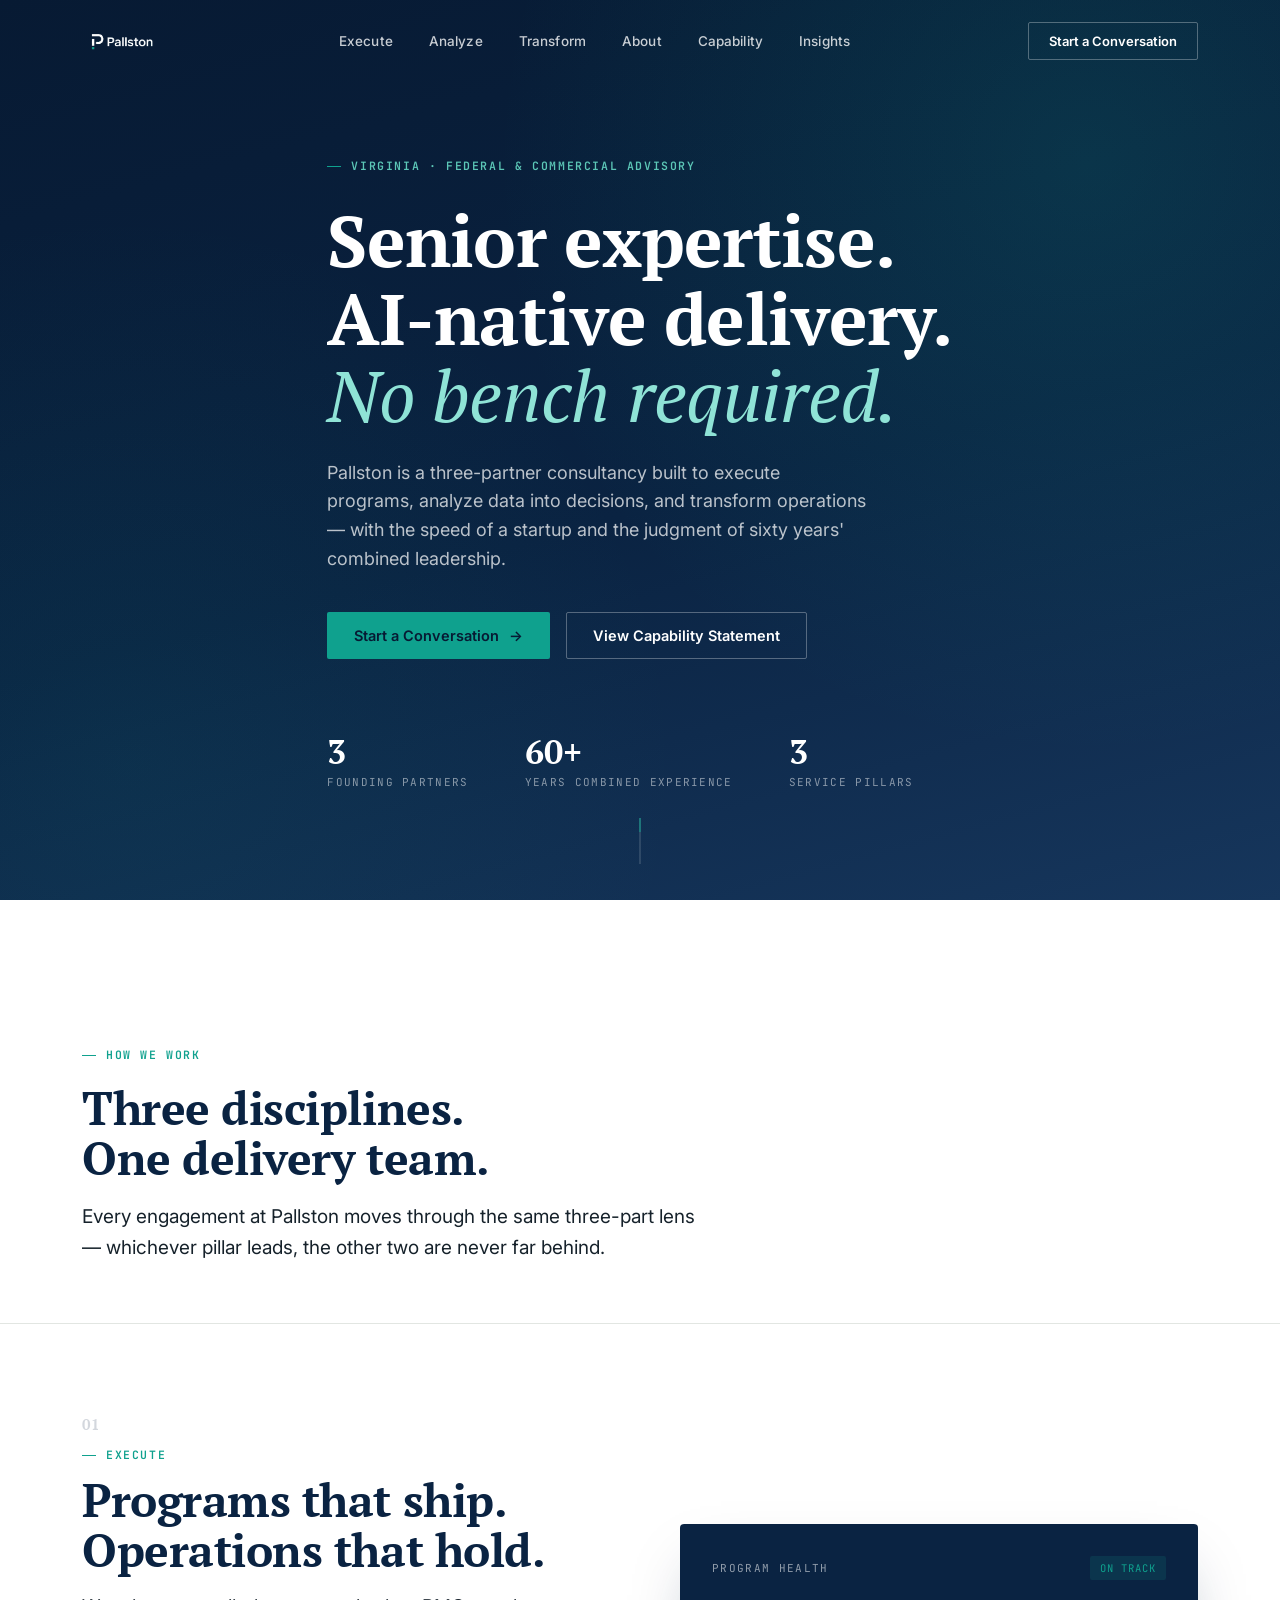
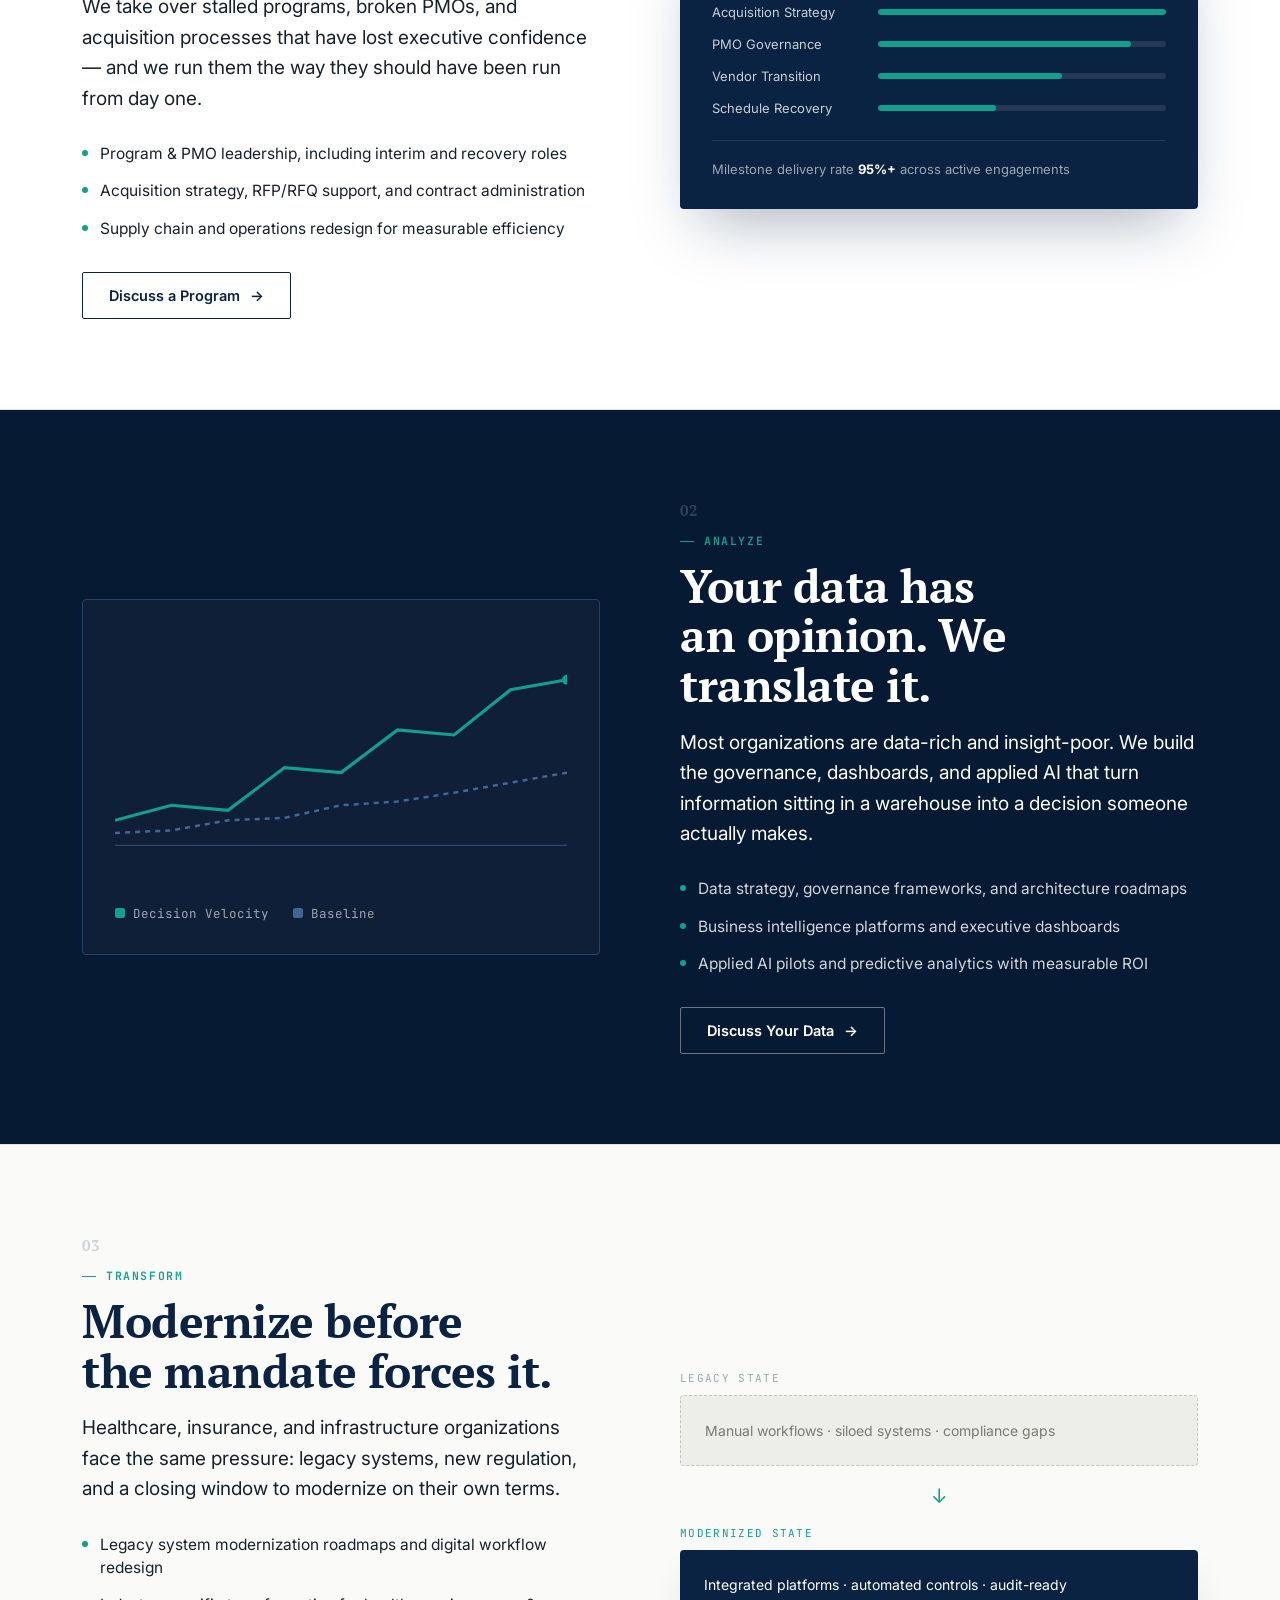
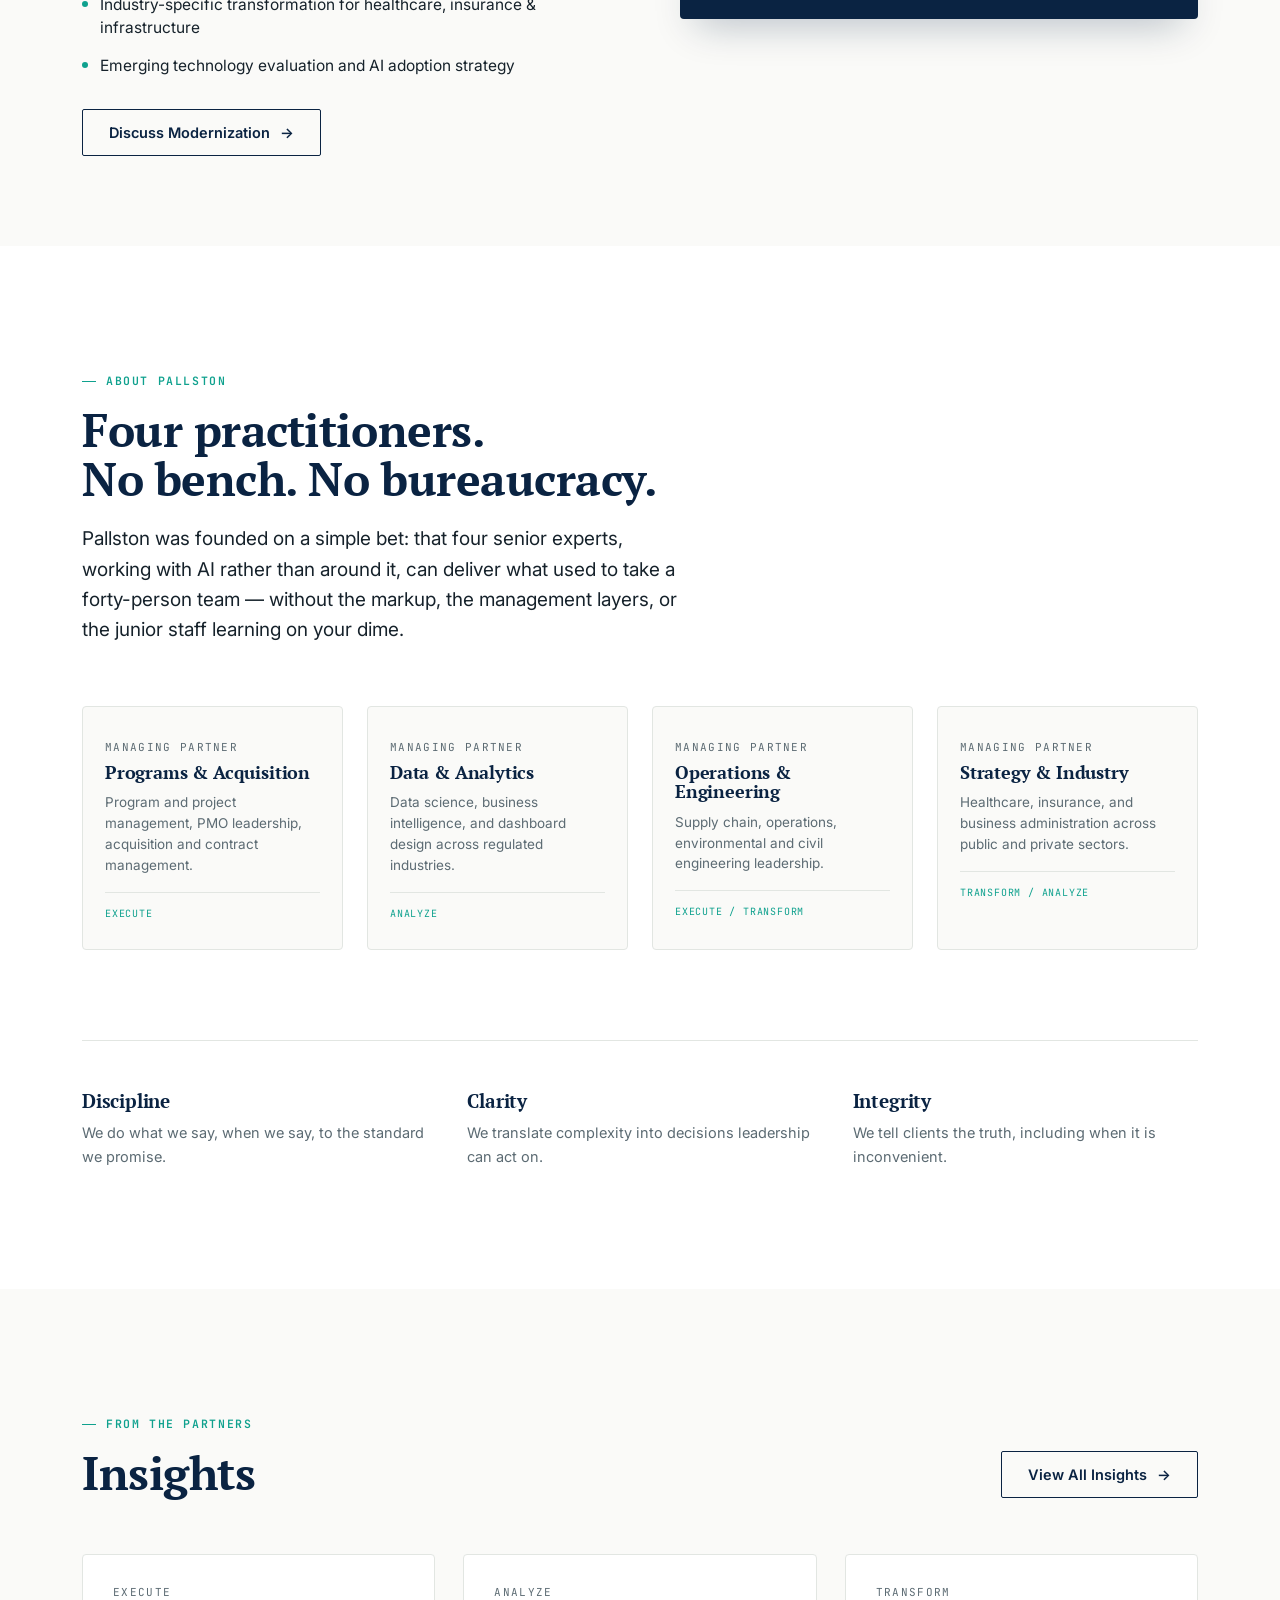
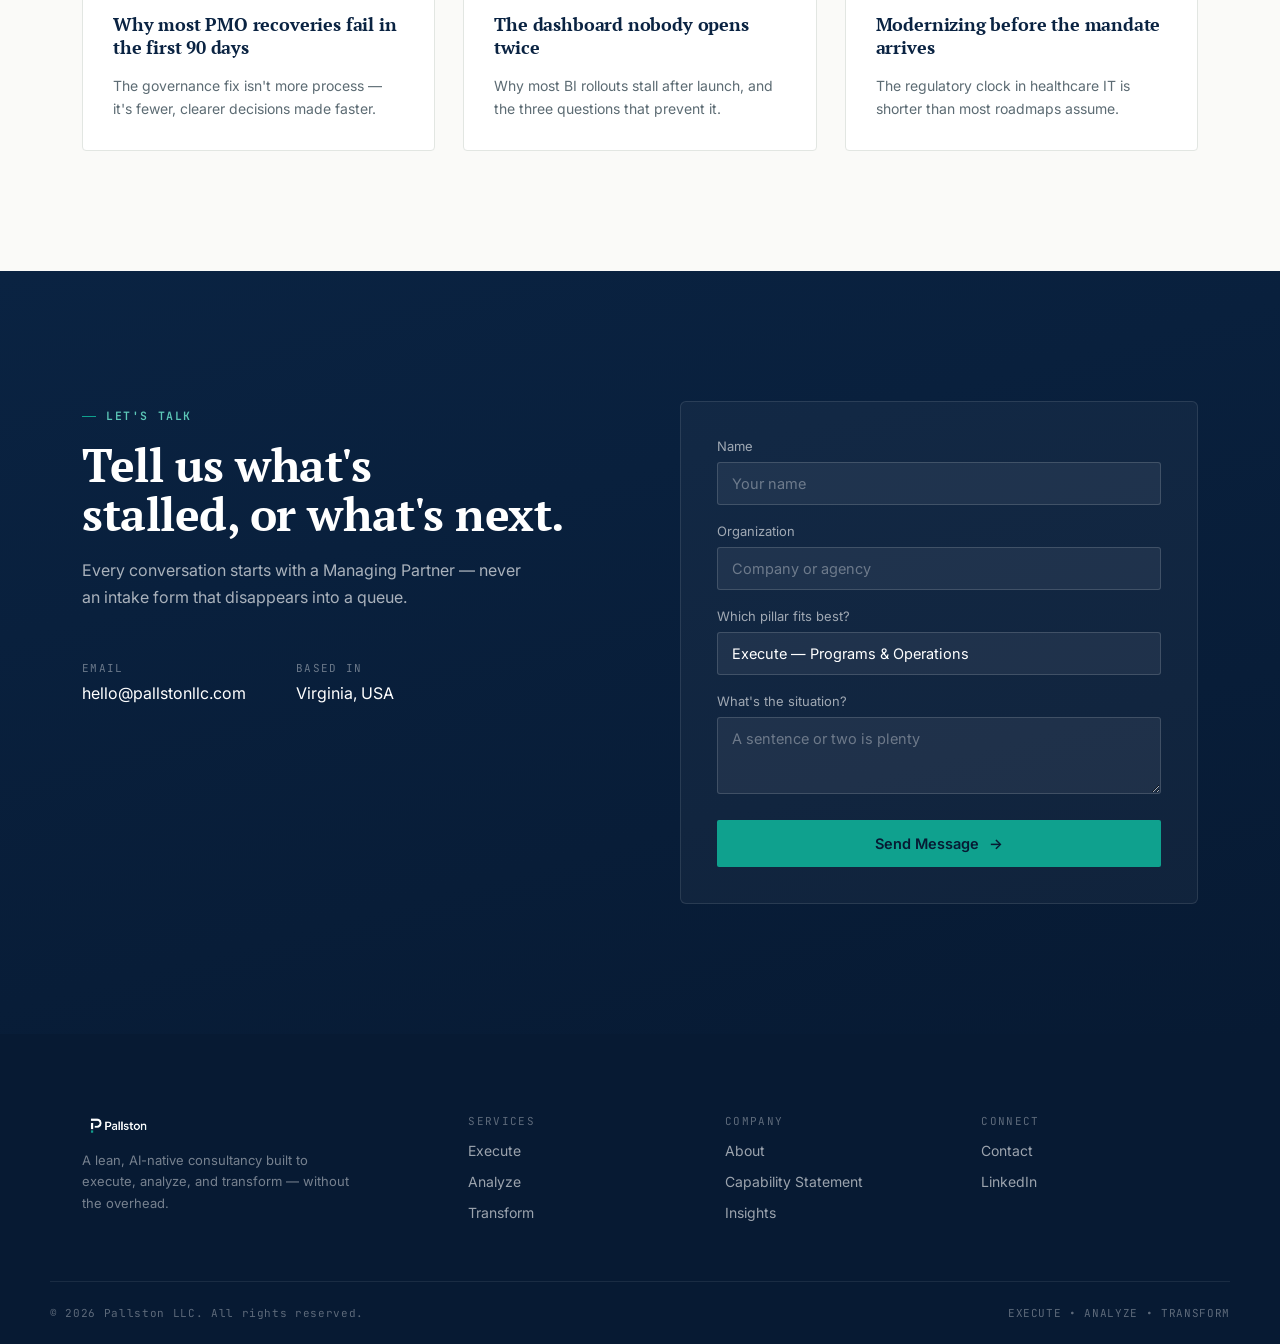
<file: index.html>
<!DOCTYPE html>
<html lang="en">
<head>
<meta charset="UTF-8">
<meta name="viewport" content="width=device-width, initial-scale=1.0">
<title>Pallston LLC — Execute. Analyze. Transform.</title>
<link rel="preconnect" href="https://fonts.googleapis.com">
<link rel="preconnect" href="https://fonts.gstatic.com" crossorigin>
<link href="https://fonts.googleapis.com/css2?family=PT+Serif:ital,wght@0,400;0,600;0,700;1,400&family=Inter:wght@400;500;600;700&family=JetBrains+Mono:wght@400;500;600&display=swap" rel="stylesheet">
<link rel="stylesheet" href="styles.css">
</head>
<body>
<!-- ============ NAV ============ -->
<header class="site-nav" id="siteNav">
  <div class="wrap nav-inner">
    <a href="#home" class="nav-logo"><img id="navLogo" src="assets/pallston-logo-white.png" alt="Pallston LLC"></a>
    <nav class="nav-links" id="navLinks">
      <a href="#pillars">Execute</a>
      <a href="#analyze">Analyze</a>
      <a href="#transform">Transform</a>
      <a href="#about">About</a>
      <a href="#capability">Capability</a>
      <a href="#insights">Insights</a>
      <div class="nav-cta mobile-cta">
        <a href="#contact" class="btn btn-primary" style="padding:12px 20px; font-size:14px;">Start a Conversation</a>
      </div>
    </nav>
    <div class="nav-cta">
      <a href="#contact" class="btn btn-ghost" style="padding:10px 20px; font-size:13px;">Start a Conversation</a>
    </div>
    <button class="nav-toggle" id="navToggle" aria-label="Open menu" aria-expanded="false">
      <span></span><span></span><span></span>
    </button>
  </div>
</header>
<div class="nav-scrim" id="navScrim"></div>

<!-- ============ PROGRESS RAIL (signature element) ============ -->
<div class="rail" id="rail">
  <div class="rail-track"></div>
  <div class="rail-item" data-target="pillars"><span class="rail-label">Execute</span><span class="rail-dot"></span></div>
  <div class="rail-item" data-target="analyze"><span class="rail-label">Analyze</span><span class="rail-dot"></span></div>
  <div class="rail-item" data-target="transform"><span class="rail-label">Transform</span><span class="rail-dot"></span></div>
</div>

<!-- ============ HERO ============ -->
<section id="home" class="hero">
  <div class="hero-bg"></div>
  <div class="wrap hero-inner">
    <div class="hero-mark" id="heroMark" aria-hidden="true">
      <svg viewBox="0 0 300 300" id="convergeSvg">
        <g id="shardE" class="shard">
          <rect x="0" y="0" width="86" height="86" rx="2" fill="none" stroke="#0FA18E" stroke-width="2"/>
        </g>
        <g id="shardA" class="shard">
          <circle cx="43" cy="43" r="43" fill="none" stroke="#0FA18E" stroke-width="2"/>
        </g>
        <g id="shardT" class="shard">
          <polygon points="43,0 86,86 0,86" fill="none" stroke="#0FA18E" stroke-width="2"/>
        </g>
        <g id="pmark" class="pmark">
          <rect x="118" y="60" width="14" height="120" fill="#0A2342"/>
          <path d="M118 60 H168 A40 40 0 0 1 168 140 H132" fill="none" stroke="#0A2342" stroke-width="14"/>
          <rect x="118" y="192" width="14" height="14" fill="#0FA18E"/>
        </g>
      </svg>
    </div>

    <p class="eyebrow" style="color:#5CC7B7;">Virginia · Federal &amp; Commercial Advisory</p>
    <h1 class="hero-h1">Senior expertise.<br>AI-native delivery.<br><em>No bench required.</em></h1>
    <p class="hero-sub">Pallston is a three-partner consultancy built to execute programs, analyze data into decisions, and transform operations &mdash; with the speed of a startup and the judgment of sixty years' combined leadership.</p>
    <div class="hero-cta-row">
      <a href="#contact" class="btn btn-primary">Start a Conversation <span class="btn-arrow">&rarr;</span></a>
      <a href="#capability" class="btn btn-ghost">View Capability Statement</a>
    </div>

    <div class="hero-stats">
      <div class="hero-stat"><span class="stat-num">3</span><span class="label">Founding Partners</span></div>
      <div class="hero-stat"><span class="stat-num">60+</span><span class="label">Years Combined Experience</span></div>
      <div class="hero-stat"><span class="stat-num">3</span><span class="label">Service Pillars</span></div>
    </div>
  </div>
  <div class="hero-scroll-cue"><span></span></div>
</section>

<!-- ============ PILLARS INTRO ============ -->
<section id="pillars-intro" class="pillars-intro">
  <div class="wrap">
    <p class="eyebrow">How We Work</p>
    <h2>Three disciplines.<br>One delivery team.</h2>
    <p class="lede" style="max-width:620px; margin-top:20px;">Every engagement at Pallston moves through the same three-part lens &mdash; whichever pillar leads, the other two are never far behind.</p>
  </div>
</section>

<!-- ============ PILLAR 01 — EXECUTE ============ -->
<section id="pillars" class="pillar pillar-execute">
  <div class="wrap pillar-grid">
    <div class="pillar-copy">
      <span class="pillar-index">01</span>
      <p class="eyebrow">Execute</p>
      <h2>Programs that ship.<br>Operations that hold.</h2>
      <p class="lede" style="margin-top:18px;">We take over stalled programs, broken PMOs, and acquisition processes that have lost executive confidence &mdash; and we run them the way they should have been run from day one.</p>
      <ul class="pillar-list">
        <li><span class="li-mark"></span>Program &amp; PMO leadership, including interim and recovery roles</li>
        <li><span class="li-mark"></span>Acquisition strategy, RFP/RFQ support, and contract administration</li>
        <li><span class="li-mark"></span>Supply chain and operations redesign for measurable efficiency</li>
      </ul>
      <a href="#contact" class="btn btn-outline" style="margin-top:32px;">Discuss a Program <span class="btn-arrow">&rarr;</span></a>
    </div>
    <div class="pillar-visual">
      <div class="exec-board">
        <div class="exec-board-head">
          <span class="label" style="color:rgba(255,255,255,0.55);">PROGRAM HEALTH</span>
          <span class="exec-status">ON TRACK</span>
        </div>
        <div class="exec-row"><span>Acquisition Strategy</span><div class="exec-bar"><i style="width:100%"></i></div></div>
        <div class="exec-row"><span>PMO Governance</span><div class="exec-bar"><i style="width:88%"></i></div></div>
        <div class="exec-row"><span>Vendor Transition</span><div class="exec-bar"><i style="width:64%"></i></div></div>
        <div class="exec-row"><span>Schedule Recovery</span><div class="exec-bar"><i style="width:41%"></i></div></div>
        <div class="exec-foot">Milestone delivery rate <strong>95%+</strong> across active engagements</div>
      </div>
    </div>
  </div>
</section>

<!-- ============ PILLAR 02 — ANALYZE ============ -->
<section id="analyze" class="pillar pillar-analyze">
  <div class="wrap pillar-grid pillar-grid-rev">
    <div class="pillar-visual">
      <div class="data-board">
        <svg viewBox="0 0 360 200" class="data-chart">
          <line x1="0" y1="170" x2="360" y2="170" stroke="#2A4A6E" stroke-width="1"/>
          <polyline points="0,150 45,138 90,142 135,108 180,112 225,78 270,82 315,46 360,38" fill="none" stroke="#0FA18E" stroke-width="2.5"/>
          <circle cx="360" cy="38" r="4" fill="#0FA18E"/>
          <polyline points="0,160 45,158 90,150 135,148 180,138 225,135 270,128 315,120 360,112" fill="none" stroke="#3F6694" stroke-width="2" stroke-dasharray="4 4"/>
        </svg>
        <div class="data-legend">
          <span><i style="background:#0FA18E"></i>Decision Velocity</span>
          <span><i style="background:#3F6694"></i>Baseline</span>
        </div>
      </div>
    </div>
    <div class="pillar-copy">
      <span class="pillar-index">02</span>
      <p class="eyebrow">Analyze</p>
      <h2>Your data has<br>an opinion. We<br>translate it.</h2>
      <p class="lede" style="margin-top:18px;">Most organizations are data-rich and insight-poor. We build the governance, dashboards, and applied AI that turn information sitting in a warehouse into a decision someone actually makes.</p>
      <ul class="pillar-list">
        <li><span class="li-mark"></span>Data strategy, governance frameworks, and architecture roadmaps</li>
        <li><span class="li-mark"></span>Business intelligence platforms and executive dashboards</li>
        <li><span class="li-mark"></span>Applied AI pilots and predictive analytics with measurable ROI</li>
      </ul>
      <a href="#contact" class="btn btn-outline" style="margin-top:32px;">Discuss Your Data <span class="btn-arrow">&rarr;</span></a>
    </div>
  </div>
</section>

<!-- ============ PILLAR 03 — TRANSFORM ============ -->
<section id="transform" class="pillar pillar-transform">
  <div class="wrap pillar-grid">
    <div class="pillar-copy">
      <span class="pillar-index">03</span>
      <p class="eyebrow">Transform</p>
      <h2>Modernize before<br>the mandate forces it.</h2>
      <p class="lede" style="margin-top:18px;">Healthcare, insurance, and infrastructure organizations face the same pressure: legacy systems, new regulation, and a closing window to modernize on their own terms.</p>
      <ul class="pillar-list">
        <li><span class="li-mark"></span>Legacy system modernization roadmaps and digital workflow redesign</li>
        <li><span class="li-mark"></span>Industry-specific transformation for healthcare, insurance &amp; infrastructure</li>
        <li><span class="li-mark"></span>Emerging technology evaluation and AI adoption strategy</li>
      </ul>
      <a href="#contact" class="btn btn-outline" style="margin-top:32px;">Discuss Modernization <span class="btn-arrow">&rarr;</span></a>
    </div>
    <div class="pillar-visual">
      <div class="transform-board">
        <div class="tx-row tx-old">
          <span class="label" style="color:#9AA8B0;">LEGACY STATE</span>
          <div class="tx-block tx-block-old">Manual workflows &middot; siloed systems &middot; compliance gaps</div>
        </div>
        <div class="tx-arrow">&darr;</div>
        <div class="tx-row tx-new">
          <span class="label" style="color:#0FA18E;">MODERNIZED STATE</span>
          <div class="tx-block tx-block-new">Integrated platforms &middot; automated controls &middot; audit-ready</div>
        </div>
      </div>
    </div>
  </div>
</section>

<!-- ============ ABOUT ============ -->
<section id="about" class="about">
  <div class="wrap">
    <p class="eyebrow">About Pallston</p>
    <h2 style="margin-top:14px; max-width:680px;">Four practitioners.<br>No bench. No bureaucracy.</h2>
    <p class="lede" style="max-width:600px; margin-top:20px;">Pallston was founded on a simple bet: that four senior experts, working with AI rather than around it, can deliver what used to take a forty-person team &mdash; without the markup, the management layers, or the junior staff learning on your dime.</p>

    <div class="founder-grid">
      <div class="founder-card">
        <span class="label">Managing Partner</span>
        <h3>Programs &amp; Acquisition</h3>
        <p>Program and project management, PMO leadership, acquisition and contract management.</p>
        <span class="founder-pillar">EXECUTE</span>
      </div>
      <div class="founder-card">
        <span class="label">Managing Partner</span>
        <h3>Data &amp; Analytics</h3>
        <p>Data science, business intelligence, and dashboard design across regulated industries.</p>
        <span class="founder-pillar">ANALYZE</span>
      </div>
      <div class="founder-card">
        <span class="label">Managing Partner</span>
        <h3>Operations &amp; Engineering</h3>
        <p>Supply chain, operations, environmental and civil engineering leadership.</p>
        <span class="founder-pillar">EXECUTE / TRANSFORM</span>
      </div>
      <div class="founder-card">
        <span class="label">Managing Partner</span>
        <h3>Strategy &amp; Industry</h3>
        <p>Healthcare, insurance, and business administration across public and private sectors.</p>
        <span class="founder-pillar">TRANSFORM / ANALYZE</span>
      </div>
    </div>

    <div class="values-row">
      <div class="value-item"><h3>Discipline</h3><p>We do what we say, when we say, to the standard we promise.</p></div>
      <div class="value-item"><h3>Clarity</h3><p>We translate complexity into decisions leadership can act on.</p></div>
      <div class="value-item"><h3>Integrity</h3><p>We tell clients the truth, including when it is inconvenient.</p></div>
    </div>
  </div>
</section>

<!-- ============ CAPABILITY STATEMENT ============ -->
<section id="capability" class="capability" style="display:none;">
  <div class="wrap cap-grid">
    <div class="cap-copy">
      <p class="eyebrow" style="color:#5CC7B7;">For Contracting Officers &amp; Procurement</p>
      <h2 style="color:var(--white); margin-top:14px;">One page.<br>Everything you need to qualify us.</h2>
      <p style="color:rgba(255,255,255,0.68); margin-top:18px; max-width:480px;">NAICS codes, certifications, core competencies, and differentiators &mdash; formatted the way a procurement packet expects it, not the way a brochure wants to look.</p>
      <a href="#" class="btn btn-primary" style="margin-top:30px;">Download Capability Statement (PDF) <span class="btn-arrow">&darr;</span></a>
    </div>
    <div class="cap-preview">
      <div class="cap-doc">
        <div class="cap-doc-head">
          <span class="cap-doc-tag">PALLSTON LLC</span>
          <span class="cap-doc-tag-sub">EXECUTE &bull; ANALYZE &bull; TRANSFORM</span>
        </div>
        <div class="cap-doc-line cap-doc-line-lg"></div>
        <div class="cap-doc-line" style="width:70%"></div>
        <div class="cap-doc-cols">
          <div><span class="cap-doc-h">CORE COMPETENCIES</span><div class="cap-doc-line"></div><div class="cap-doc-line" style="width:80%"></div><div class="cap-doc-line" style="width:60%"></div></div>
          <div><span class="cap-doc-h">DIFFERENTIATORS</span><div class="cap-doc-line"></div><div class="cap-doc-line" style="width:75%"></div><div class="cap-doc-line" style="width:55%"></div></div>
        </div>
        <div class="cap-doc-foot">UEI &middot; CAGE &middot; NAICS 541611, 541512, 541330</div>
      </div>
    </div>
  </div>
</section>

<!-- ============ INSIGHTS ============ -->
<section id="insights" class="insights">
  <div class="wrap">
    <div class="insights-head">
      <div>
        <p class="eyebrow">From the Partners</p>
        <h2 style="margin-top:14px;">Insights</h2>
      </div>
      <a href="#" class="btn btn-outline">View All Insights <span class="btn-arrow">&rarr;</span></a>
    </div>
    <div class="insight-grid">
      <a href="#" class="insight-card">
        <span class="label">Execute</span>
        <h3>Why most PMO recoveries fail in the first 90 days</h3>
        <p>The governance fix isn't more process &mdash; it's fewer, clearer decisions made faster.</p>
      </a>
      <a href="#" class="insight-card">
        <span class="label">Analyze</span>
        <h3>The dashboard nobody opens twice</h3>
        <p>Why most BI rollouts stall after launch, and the three questions that prevent it.</p>
      </a>
      <a href="#" class="insight-card">
        <span class="label">Transform</span>
        <h3>Modernizing before the mandate arrives</h3>
        <p>The regulatory clock in healthcare IT is shorter than most roadmaps assume.</p>
      </a>
    </div>
  </div>
</section>

<!-- ============ CONTACT ============ -->
<section id="contact" class="contact">
  <div class="wrap contact-grid">
    <div>
      <p class="eyebrow" style="color:#5CC7B7;">Let's Talk</p>
      <h2 style="color:var(--white); margin-top:14px;">Tell us what's<br>stalled, or what's next.</h2>
      <p style="color:rgba(255,255,255,0.65); margin-top:18px; max-width:440px;">Every conversation starts with a Managing Partner &mdash; never an intake form that disappears into a queue.</p>
      <div class="contact-direct">
        <div><span class="label" style="color:rgba(255,255,255,0.4);">Email</span><p style="color:var(--white); margin-top:4px;">hello@pallstonllc.com</p></div>
        <div><span class="label" style="color:rgba(255,255,255,0.4);">Based In</span><p style="color:var(--white); margin-top:4px;">Virginia, USA</p></div>
      </div>
    </div>
    <form class="contact-form" onsubmit="return false;">
      <label>Name<input type="text" placeholder="Your name"></label>
      <label>Organization<input type="text" placeholder="Company or agency"></label>
      <label>Which pillar fits best?
        <select>
          <option>Execute &mdash; Programs &amp; Operations</option>
          <option>Analyze &mdash; Data &amp; AI</option>
          <option>Transform &mdash; Modernization</option>
          <option>Not sure yet</option>
        </select>
      </label>
      <label>What's the situation?<textarea rows="3" placeholder="A sentence or two is plenty"></textarea></label>
      <button type="submit" class="btn btn-primary" style="width:100%; justify-content:center; margin-top:8px;">Send Message <span class="btn-arrow">&rarr;</span></button>
    </form>
  </div>
</section>

<!-- ============ FOOTER ============ -->
<footer class="site-footer">
  <div class="wrap footer-inner">
    <div class="footer-brand">
      <img id="footerLogo" src="assets/pallston-logo-white.png" alt="Pallston LLC" style="height:22px;">
      <p style="margin-top:14px; color:rgba(255,255,255,0.45); font-size:13px; max-width:280px;">A lean, AI-native consultancy built to execute, analyze, and transform &mdash; without the overhead.</p>
    </div>
    <div class="footer-col">
      <span class="label" style="color:rgba(255,255,255,0.35);">Services</span>
      <a href="#pillars">Execute</a><a href="#analyze">Analyze</a><a href="#transform">Transform</a>
    </div>
    <div class="footer-col">
      <span class="label" style="color:rgba(255,255,255,0.35);">Company</span>
      <a href="#about">About</a><a href="#capability">Capability Statement</a><a href="#insights">Insights</a>
    </div>
    <div class="footer-col">
      <span class="label" style="color:rgba(255,255,255,0.35);">Connect</span>
      <a href="#contact">Contact</a><a href="https://www.linkedin.com/company/pallstonllc" target="_blank" rel="noopener noreferrer">LinkedIn</a>
    </div>
  </div>
  <div class="wrap footer-bottom">
    <span>&copy; 2026 Pallston LLC. All rights reserved.</span>
    <span>EXECUTE &bull; ANALYZE &bull; TRANSFORM</span>
  </div>
</footer>

<script src="script.js"></script>
</body>
</html>
</file>
<file: styles.css>
/* ============================================================
   PALLSTON LLC — DESIGN TOKENS
   Color: Ink Navy #0A2342 (anchor), Signal Teal #0FA18E (accent, used sparingly),
          Paper #FAFAF8 (section breaks), White #FFFFFF, Ink Body #16222B,
          Hairline #E2E6E2, Navy-80 #16365C (gradient depth)
   Type: "Source Serif 4"-style display serif (headlines, editorial weight),
         Inter-style grotesk (body/UI), JetBrains-style mono (labels, stats, data)
   Signature: the three-pillar convergence mark in the hero; a literal three-segment
              progress rail down the page that mirrors the Execute/Analyze/Transform
              philosophy as a navigation device, not decoration.
   ============================================================ */
:root{
  --navy:#0A2342;
  --navy-80:#16365C;
  --navy-deep:#071A33;
  --teal:#0FA18E;
  --teal-soft:#E6F5F2;
  --paper:#FAFAF8;
  --white:#FFFFFF;
  --ink:#16222B;
  --ink-soft:#5C6B73;
  --hairline:#E2E6E2;
  --hairline-dark:#27406A;

  --display: "PT Serif", Georgia, "Times New Roman", serif;
  --body: "Inter", -apple-system, "Segoe UI", Helvetica, Arial, sans-serif;
  --mono: "JetBrains Mono", "SF Mono", "Courier New", monospace;

  --maxw: 1180px;
  --gutter: 32px;
}

*{box-sizing:border-box; margin:0; padding:0;}
html{scroll-behavior:smooth;}
body{
  font-family:var(--body);
  color:var(--ink);
  background:var(--white);
  -webkit-font-smoothing:antialiased;
  overflow-x:hidden;
}
img{max-width:100%; display:block;}
a{color:inherit; text-decoration:none;}
.wrap{max-width:var(--maxw); margin:0 auto; padding:0 var(--gutter);}
section{position:relative;}

::selection{background:var(--teal); color:var(--white);}

@media (prefers-reduced-motion: reduce){
  *{animation-duration:0.01ms !important; animation-iteration-count:1 !important; transition-duration:0.01ms !important; scroll-behavior:auto !important;}
}

/* ---------- Type scale ---------- */
.eyebrow{
  font-family:var(--mono);
  font-size:11.5px;
  letter-spacing:0.14em;
  text-transform:uppercase;
  color:var(--teal);
  font-weight:600;
  display:inline-flex;
  align-items:center;
  gap:10px;
}
.eyebrow::before{
  content:"";
  width:14px; height:1px;
  background:var(--teal);
  display:inline-block;
}
h1,h2,h3{
  font-family:var(--display);
  font-weight:600;
  color:var(--navy);
  line-height:1.08;
  letter-spacing:-0.01em;
}
h1{font-size:clamp(40px,5.6vw,76px); font-weight:600;}
h2{font-size:clamp(30px,3.6vw,46px);}
h3{font-size:clamp(20px,2vw,24px);}
p{line-height:1.65; color:var(--ink-soft); font-size:16px;}
.lede{font-size:19px; color:var(--ink); line-height:1.6;}
.stat-num{font-family:var(--display); font-weight:600; color:var(--navy); line-height:1;}
.label{font-family:var(--mono); font-size:11px; letter-spacing:0.12em; text-transform:uppercase; color:var(--ink-soft);}

/* ---------- Buttons ---------- */
.btn{
  display:inline-flex; align-items:center; gap:10px;
  font-family:var(--body); font-weight:600; font-size:14.5px;
  padding:14px 26px;
  border-radius:2px;
  cursor:pointer;
  transition:all .25s ease;
  border:1px solid transparent;
  white-space:nowrap;
}
.btn-primary{background:var(--teal); color:var(--navy-deep);}
.btn-primary:hover{background:#0c8a79; transform:translateY(-1px);}
.btn-ghost{border-color:rgba(255,255,255,0.3); color:var(--white);}
.btn-ghost:hover{border-color:var(--white); background:rgba(255,255,255,0.06);}
.btn-outline{border-color:var(--navy); color:var(--navy);}
.btn-outline:hover{background:var(--navy); color:var(--white);}
.btn-arrow{transition:transform .25s ease;}
.btn:hover .btn-arrow{transform:translateX(3px);}

/* ---------- Nav ---------- */
header.site-nav{
  position:fixed; top:0; left:0; right:0; z-index:100;
  background:rgba(10,35,66,0.0);
  backdrop-filter:blur(0px);
  transition:all .35s ease;
  padding:22px 0;
}
header.site-nav.scrolled{
  background:rgba(10,35,66,0.92);
  backdrop-filter:blur(10px);
  padding:14px 0;
  box-shadow:0 1px 0 rgba(255,255,255,0.06);
}
.nav-inner{display:flex; align-items:center; justify-content:space-between;}
.nav-logo{display:flex; align-items:center; gap:10px; height:26px;}
.nav-logo img{height:24px; width:auto;}
.nav-links{display:flex; align-items:center; gap:36px;}
.nav-links a{
  font-size:13.5px; font-weight:500; color:rgba(255,255,255,0.78);
  letter-spacing:0.01em;
  position:relative;
  padding:6px 0;
  transition:color .2s ease;
}
.nav-links a:hover{color:var(--white);}
.nav-links a::after{
  content:""; position:absolute; bottom:0; left:0; right:0; height:1px;
  background:var(--teal); transform:scaleX(0); transition:transform .25s ease;
}
.nav-links a:hover::after{transform:scaleX(1);}
.nav-cta{display:flex; align-items:center; gap:18px;}
.nav-cta.mobile-cta{display:none;}
.nav-mono{font-family:var(--mono); font-size:11px; color:rgba(255,255,255,0.45); letter-spacing:0.08em;}
.nav-toggle{display:none; flex-direction:column; gap:5px; background:none; border:none; cursor:pointer; padding:8px; z-index:101;}
.nav-toggle span{display:block; width:22px; height:1.5px; background:var(--white);}

@media (max-width:900px){
  .nav-links{
    position:fixed; top:0; right:0; height:100vh; width:78%; max-width:320px;
    background:var(--navy-deep); flex-direction:column; align-items:flex-start;
    justify-content:flex-start; gap:0; padding:100px 32px 40px;
    transform:translateX(100%); transition:transform .35s ease; z-index:99;
  }
  .nav-links.open{transform:translateX(0);}
  .nav-links a{width:100%; padding:16px 0; border-bottom:1px solid rgba(255,255,255,0.08); font-size:16px;}
  .nav-cta{display:none;}
  .nav-cta.mobile-cta{display:flex; margin-top:24px; width:100%;}
  .nav-cta.mobile-cta a{width:100%; justify-content:center;}
  .nav-toggle{display:flex;}
  .nav-scrim{
    position:fixed; inset:0; background:rgba(7,26,51,0.6); z-index:98;
    opacity:0; pointer-events:none; transition:opacity .3s ease;
  }
  .nav-scrim.open{opacity:1; pointer-events:auto;}
}

/* ---------- Progress rail (signature element) ---------- */
.rail{
  position:fixed; right:28px; top:50%; transform:translateY(-50%);
  z-index:90; display:flex; flex-direction:column; gap:26px;
  opacity:0; transition:opacity .4s ease;
}
.rail.visible{opacity:1;}
.rail-item{display:flex; align-items:center; gap:10px; cursor:pointer; justify-content:flex-end;}
.rail-dot{width:8px; height:8px; border-radius:50%; border:1.5px solid rgba(10,35,66,0.25); background:transparent; transition:all .3s ease;}
.rail-item.active .rail-dot{background:var(--teal); border-color:var(--teal); transform:scale(1.3);}
.rail-label{
  font-family:var(--mono); font-size:10px; letter-spacing:0.1em; text-transform:uppercase;
  color:var(--ink-soft); opacity:0; transform:translateX(6px);
  transition:all .25s ease; white-space:nowrap;
}
.rail-item.active .rail-label, .rail-item:hover .rail-label{opacity:1; transform:translateX(0); color:var(--navy);}
.rail-track{
  position:absolute; left:3px; top:8px; bottom:8px; width:1px;
  background:rgba(10,35,66,0.12); z-index:-1;
}
@media (max-width:900px){.rail{display:none;}}

/* ---------- Hero ---------- */
.hero{
  min-height:100vh;
  display:flex; align-items:center;
  position:relative;
  background:linear-gradient(165deg, var(--navy-deep) 0%, var(--navy) 55%, var(--navy-80) 100%);
  overflow:hidden;
  padding-top:120px; padding-bottom:80px;
}
.hero-bg{
  position:absolute; inset:0;
  background-image:
    radial-gradient(circle at 85% 18%, rgba(15,161,142,0.16), transparent 45%),
    radial-gradient(circle at 10% 85%, rgba(15,161,142,0.08), transparent 40%);
  pointer-events:none;
}
.hero-inner{position:relative; z-index:2;}
.hero-mark{
  position:absolute;
  top:9%;
  right:4%;
  width:120px; height:120px;
  opacity:0.85;
  z-index:1;
}
.hero-mark svg{width:100%; height:100%;}
.shard{transition:transform 1.4s cubic-bezier(.16,1,.3,1), opacity 1.4s ease;}
#shardE{transform:translate(-160px,-120px) rotate(-25deg); opacity:0;}
#shardA{transform:translate(180px,-90px) rotate(20deg); opacity:0;}
#shardT{transform:translate(20px,190px) rotate(35deg); opacity:0;}
.hero-mark.converged #shardE{transform:translate(118px,60px) rotate(0deg); opacity:0;}
.hero-mark.converged #shardA{transform:translate(118px,60px) rotate(0deg); opacity:0;}
.hero-mark.converged #shardT{transform:translate(118px,60px) rotate(0deg); opacity:0;}
.pmark{opacity:0; transform:scale(0.92); transform-origin:160px 130px; transition:opacity 1s ease 1.1s, transform 1s cubic-bezier(.16,1,.3,1) 1.1s;}
.hero-mark.converged .pmark{opacity:1; transform:scale(1);}

.hero-h1{color:var(--white); max-width:660px; margin-top:26px; position:relative; z-index:3;}
.hero-h1 em{font-style:italic; color:#8FE3D6; font-weight:400;}
.hero-sub{color:rgba(255,255,255,0.72); font-size:18px; max-width:540px; margin-top:24px; line-height:1.6;}
.hero-cta-row{display:flex; gap:16px; margin-top:38px; flex-wrap:wrap;}
.hero-stats{display:flex; gap:56px; margin-top:76px; flex-wrap:wrap;}
.hero-stat{display:flex; flex-direction:column; gap:6px;}
.hero-stat .stat-num{font-size:34px; color:var(--white);}
.hero-stat .label{color:rgba(255,255,255,0.5);}

.hero-scroll-cue{
  position:absolute; bottom:36px; left:50%; transform:translateX(-50%);
  width:1px; height:46px; background:rgba(255,255,255,0.25); z-index:2;
}
.hero-scroll-cue span{
  display:block; width:1px; height:14px; background:var(--teal);
  animation:scrollcue 1.8s ease-in-out infinite;
}
@keyframes scrollcue{0%{transform:translateY(0); opacity:1;} 100%{transform:translateY(46px); opacity:0;}}

@media (max-width:760px){
  .hero-mark{display:none;}
  .hero-stats{gap:36px;}
}

/* ---------- Pillars Intro ---------- */
.pillars-intro{padding:140px 0 60px; background:var(--white);}
.pillars-intro h2{margin-top:18px;}

/* ---------- Pillar sections ---------- */
.pillar{padding:90px 0; border-top:1px solid var(--hairline);}
.pillar-execute{background:var(--white);}
.pillar-analyze{background:var(--navy-deep);}
.pillar-analyze .pillar-copy h2, .pillar-analyze .pillar-copy p.lede{color:var(--white);}
.pillar-analyze .pillar-copy .lede{color:rgba(255,255,255,0.7);}
.pillar-analyze .pillar-index{color:rgba(255,255,255,0.18);}
.pillar-analyze .pillar-list li{color:rgba(255,255,255,0.82);}
.pillar-analyze .btn-outline{border-color:rgba(255,255,255,0.4); color:var(--white);}
.pillar-analyze .btn-outline:hover{background:var(--white); color:var(--navy);}
.pillar-transform{background:var(--paper);}

.pillar-grid{display:grid; grid-template-columns:1fr 1fr; gap:80px; align-items:center;}
.pillar-grid-rev .pillar-copy{order:2;}
.pillar-grid-rev .pillar-visual{order:1;}
@media (max-width:900px){
  .pillar-grid, .pillar-grid-rev{grid-template-columns:1fr; gap:48px;}
  .pillar-grid-rev .pillar-copy, .pillar-grid-rev .pillar-visual{order:initial;}
}

.pillar-index{
  font-family:var(--display); font-size:15px; font-weight:600;
  color:rgba(10,35,66,0.18); letter-spacing:0.05em;
  display:block; margin-bottom:6px;
}
.pillar-copy h2{margin-top:10px;}
.pillar-list{list-style:none; margin-top:28px; display:flex; flex-direction:column; gap:14px;}
.pillar-list li{display:flex; align-items:flex-start; gap:12px; color:var(--ink); font-size:15.5px; line-height:1.5;}
.li-mark{width:6px; height:6px; border-radius:50%; background:var(--teal); margin-top:8px; flex-shrink:0;}

/* Execute visual: program board */
.exec-board{
  background:var(--navy); border-radius:4px; padding:32px;
  box-shadow:0 30px 60px -20px rgba(10,35,66,0.35);
}
.exec-board-head{display:flex; justify-content:space-between; align-items:center; margin-bottom:24px;}
.exec-status{font-family:var(--mono); font-size:10.5px; letter-spacing:0.1em; color:var(--teal); background:rgba(15,161,142,0.14); padding:5px 10px; border-radius:2px;}
.exec-row{display:flex; align-items:center; gap:16px; margin-bottom:16px;}
.exec-row span{font-size:13px; color:rgba(255,255,255,0.78); width:150px; flex-shrink:0;}
.exec-bar{flex:1; height:6px; background:rgba(255,255,255,0.1); border-radius:3px; overflow:hidden;}
.exec-bar i{display:block; height:100%; background:var(--teal); border-radius:3px;}
.exec-foot{margin-top:24px; padding-top:20px; border-top:1px solid rgba(255,255,255,0.1); font-size:13px; color:rgba(255,255,255,0.6);}
.exec-foot strong{color:var(--white);}

/* Analyze visual: data chart */
.data-board{background:#0F1F38; border:1px solid var(--hairline-dark); border-radius:4px; padding:32px;}
.data-chart{width:100%; height:auto;}
.data-legend{display:flex; gap:24px; margin-top:18px;}
.data-legend span{display:flex; align-items:center; gap:8px; font-size:12.5px; color:rgba(255,255,255,0.6); font-family:var(--mono);}
.data-legend i{width:10px; height:10px; border-radius:2px; display:inline-block;}

/* Transform visual: before/after */
.transform-board{display:flex; flex-direction:column; gap:18px;}
.tx-row{display:flex; flex-direction:column; gap:10px;}
.tx-block{padding:24px; border-radius:4px; font-size:14px; line-height:1.5;}
.tx-block-old{background:#EDEDEA; color:#7A7A72; border:1px dashed #C7C7BE;}
.tx-block-new{background:var(--navy); color:var(--white); box-shadow:0 20px 40px -16px rgba(10,35,66,0.3);}
.tx-arrow{text-align:center; color:var(--teal); font-size:20px;}

/* ---------- About ---------- */
.about{padding:120px 0; background:var(--white);}
.founder-grid{display:grid; grid-template-columns:repeat(4,1fr); gap:24px; margin-top:60px;}
.founder-card{
  background:var(--paper); border:1px solid var(--hairline); border-radius:4px;
  padding:28px 22px; transition:transform .25s ease, box-shadow .25s ease;
}
.founder-card:hover{transform:translateY(-4px); box-shadow:0 20px 40px -24px rgba(10,35,66,0.25);}
.founder-card h3{font-size:18px; margin-top:8px;}
.founder-card p{font-size:13.5px; margin-top:10px; line-height:1.55;}
.founder-pillar{
  display:inline-block; margin-top:16px; font-family:var(--mono); font-size:10px;
  letter-spacing:0.08em; color:var(--teal); border-top:1px solid var(--hairline); padding-top:14px; width:100%;
}
@media (max-width:900px){.founder-grid{grid-template-columns:1fr 1fr;}}
@media (max-width:560px){.founder-grid{grid-template-columns:1fr;}}

.values-row{display:grid; grid-template-columns:repeat(3,1fr); gap:40px; margin-top:90px; padding-top:50px; border-top:1px solid var(--hairline);}
.value-item h3{font-size:19px;}
.value-item p{margin-top:10px; font-size:14.5px;}
@media (max-width:760px){.values-row{grid-template-columns:1fr; gap:28px;}}

/* ---------- Capability ---------- */
.capability{background:var(--navy-deep); padding:120px 0;}
.cap-grid{display:grid; grid-template-columns:1fr 1fr; gap:80px; align-items:center;}
@media (max-width:900px){.cap-grid{grid-template-columns:1fr; gap:48px;}}
.cap-doc{
  background:var(--white); border-radius:4px; padding:36px;
  box-shadow:0 40px 80px -30px rgba(0,0,0,0.5);
}
.cap-doc-head{display:flex; justify-content:space-between; align-items:baseline; padding-bottom:16px; border-bottom:2px solid var(--navy); margin-bottom:20px;}
.cap-doc-tag{font-family:var(--display); font-weight:600; color:var(--navy); font-size:15px; letter-spacing:0.02em;}
.cap-doc-tag-sub{font-family:var(--mono); font-size:9px; color:var(--teal); letter-spacing:0.08em;}
.cap-doc-line{height:8px; background:#E8E8E4; border-radius:2px; margin-bottom:10px; width:100%;}
.cap-doc-line-lg{height:14px; width:85%; margin-bottom:14px;}
.cap-doc-cols{display:grid; grid-template-columns:1fr 1fr; gap:24px; margin-top:24px;}
.cap-doc-h{font-family:var(--mono); font-size:9.5px; letter-spacing:0.08em; color:var(--ink-soft); display:block; margin-bottom:10px;}
.cap-doc-foot{margin-top:24px; padding-top:16px; border-top:1px solid #EEEEEA; font-family:var(--mono); font-size:9.5px; color:var(--ink-soft); letter-spacing:0.04em;}

/* ---------- Insights ---------- */
.insights{padding:120px 0; background:var(--paper);}
.insights-head{display:flex; justify-content:space-between; align-items:flex-end; flex-wrap:wrap; gap:20px;}
.insight-grid{display:grid; grid-template-columns:repeat(3,1fr); gap:28px; margin-top:56px;}
.insight-card{
  background:var(--white); border:1px solid var(--hairline); border-radius:4px;
  padding:30px; display:flex; flex-direction:column; gap:14px;
  transition:transform .25s ease, box-shadow .25s ease;
}
.insight-card:hover{transform:translateY(-4px); box-shadow:0 24px 48px -28px rgba(10,35,66,0.25);}
.insight-card h3{font-size:18px; color:var(--navy); line-height:1.3;}
.insight-card p{font-size:14px;}
@media (max-width:900px){.insight-grid{grid-template-columns:1fr;}}

/* ---------- Contact ---------- */
.contact{background:linear-gradient(165deg, var(--navy) 0%, var(--navy-deep) 100%); padding:130px 0;}
.contact-grid{display:grid; grid-template-columns:1fr 1fr; gap:80px;}
@media (max-width:900px){.contact-grid{grid-template-columns:1fr; gap:50px;}}
.contact-direct{display:flex; gap:50px; margin-top:46px;}
.contact-form{display:flex; flex-direction:column; gap:18px; background:rgba(255,255,255,0.04); padding:36px; border-radius:6px; border:1px solid rgba(255,255,255,0.1);}
.contact-form label{display:flex; flex-direction:column; gap:8px; font-size:13px; color:rgba(255,255,255,0.6); font-family:var(--body);}
.contact-form input, .contact-form select, .contact-form textarea{
  background:rgba(255,255,255,0.06); border:1px solid rgba(255,255,255,0.15); border-radius:3px;
  padding:12px 14px; color:var(--white); font-family:var(--body); font-size:14.5px; resize:vertical;
}
.contact-form input::placeholder, .contact-form textarea::placeholder{color:rgba(255,255,255,0.35);}
.contact-form select{appearance:none;}

/* ---------- Footer ---------- */
.site-footer{background:var(--navy-deep); padding:80px 0 0;}
.footer-inner{display:grid; grid-template-columns:1.6fr 1fr 1fr 1fr; gap:40px; padding-bottom:60px;}
.footer-col{display:flex; flex-direction:column; gap:14px;}
.footer-col a{color:rgba(255,255,255,0.6); font-size:14px; transition:color .2s ease;}
.footer-col a:hover{color:var(--teal);}
@media (max-width:760px){.footer-inner{grid-template-columns:1fr 1fr; gap:36px;}}
.footer-bottom{
  display:flex; justify-content:space-between; padding:24px 0; border-top:1px solid rgba(255,255,255,0.08);
  font-family:var(--mono); font-size:11px; letter-spacing:0.06em; color:rgba(255,255,255,0.35);
}
@media (max-width:560px){.footer-bottom{flex-direction:column; gap:10px;}}
#heroMark {
  display: none;
}
.pr-roadmap {
  --pr-navy: #16213e;
  --pr-teal: #1f8a70;
  --pr-bg: #fafafa;
  --pr-track: #e2e4e8;
  --pr-gray: #8a8f98;
  --pr-dim: #b7bac1;
  font-family: -apple-system, BlinkMacSystemFont, "Segoe UI", Helvetica, Arial, sans-serif;
  background: var(--pr-bg);
  padding: 44px 36px 40px;
  max-width: 620px;
  border-radius: 16px;
  position: relative;
  box-sizing: border-box;
}
.pr-roadmap *, .pr-roadmap *::before, .pr-roadmap *::after {
  box-sizing: border-box;
}

.pr-header-row {
  display: flex;
  align-items: center;
  justify-content: space-between;
  margin-bottom: 30px;
}
.pr-header-label {
  font-size: 12px;
  font-weight: 700;
  letter-spacing: 0.14em;
  text-transform: uppercase;
  color: var(--pr-gray);
}
.pr-header-pct {
  font-size: 13px;
  font-weight: 700;
  color: var(--pr-teal);
  font-variant-numeric: tabular-nums;
}

.pr-list { display: flex; flex-direction: column; }

.pr-stage-row { display: flex; gap: 20px; cursor: pointer; }

.pr-marker-col {
  display: flex;
  flex-direction: column;
  align-items: center;
  width: 32px;
  flex-shrink: 0;
}

.pr-marker {
  width: 30px;
  height: 30px;
  border-radius: 50%;
  border: 2.5px solid var(--pr-track);
  background: #fff;
  display: flex;
  align-items: center;
  justify-content: center;
  flex-shrink: 0;
  transition: background 0.4s ease, border-color 0.4s ease, transform 0.4s ease, box-shadow 0.4s ease;
  z-index: 2;
}
.pr-marker.pr-start { background: #edeff2; border-color: #c7cad1; }
.pr-marker.pr-active { background: var(--pr-navy); border-color: var(--pr-navy); transform: scale(1.08); }
.pr-marker.pr-final {
  background: var(--pr-teal);
  border-color: var(--pr-teal);
  transform: scale(1.12);
  box-shadow: 0 0 0 6px rgba(31,138,112,0.14);
}
.pr-marker-check {
  color: #fff;
  font-size: 13px;
  font-weight: 800;
  opacity: 0;
  transform: scale(0.5);
  transition: opacity 0.25s ease, transform 0.25s ease;
}
.pr-marker.pr-active .pr-marker-check,
.pr-marker.pr-final .pr-marker-check { opacity: 1; transform: scale(1); }
.pr-marker-dot { width: 7px; height: 7px; border-radius: 50%; background: #c7cad1; }
.pr-marker.pr-start .pr-marker-dot { background: #9aa1ad; }

.pr-connector {
  width: 2px;
  flex: 1;
  min-height: 46px;
  background: var(--pr-track);
  position: relative;
  margin: 2px 0;
}
.pr-connector .pr-fill {
  position: absolute;
  top: 0; left: 0; width: 100%;
  height: 0%;
  background: var(--pr-teal);
  transition: height 0.5s ease;
}

.pr-stage-content { padding-bottom: 26px; flex: 1; padding-top: 3px; }
.pr-stage-title {
  font-size: 15.5px;
  font-weight: 700;
  color: var(--pr-dim);
  margin-bottom: 3px;
  transition: color 0.4s ease;
}
.pr-stage-desc {
  font-size: 13px;
  color: var(--pr-dim);
  line-height: 1.45;
  transition: color 0.4s ease;
}
.pr-stage-row.pr-reached .pr-stage-title { color: var(--pr-navy); }
.pr-stage-row.pr-reached .pr-stage-desc { color: #6b7280; }
.pr-stage-row.pr-final-reached .pr-stage-title { color: var(--pr-teal); }

.pr-footer-row { display: flex; justify-content: flex-end; margin-top: 4px; }
.pr-replay-btn {
  border: 1px solid var(--pr-navy);
  background: transparent;
  color: var(--pr-navy);
  font-size: 12.5px;
  font-weight: 600;
  padding: 7px 14px;
  border-radius: 7px;
  cursor: pointer;
  transition: background 0.2s ease, color 0.2s ease;
}
.pr-replay-btn:hover { background: var(--pr-navy); color: #fff; }

.pr-side-deco {
  position: absolute;
  right: -28px;
  top: 30px;
  bottom: 90px;
  width: 1px;
  background: #d8dade;
  display: none;
}
.pr-side-deco .pr-ring {
  position: absolute; right: -3.5px;
  width: 7px; height: 7px; border-radius: 50%;
  border: 1.5px solid #c4c8d0;
  background: var(--pr-bg);
}
.pr-side-deco .pr-ring.pr-r1 { top: 0; }
.pr-side-deco .pr-ring.pr-r2 { top: 70px; }
.pr-side-deco .pr-tag {
  position: absolute; bottom: -22px; right: -54px;
  font-size: 10px; font-weight: 700; letter-spacing: 0.12em;
  color: var(--pr-gray); display: flex; align-items: center; gap: 6px;
}
.pr-side-deco .pr-tag .pr-filled { width: 7px; height: 7px; border-radius: 50%; background: var(--pr-teal); }

@media (min-width: 760px) { .pr-side-deco { display: block; } }
</file>
